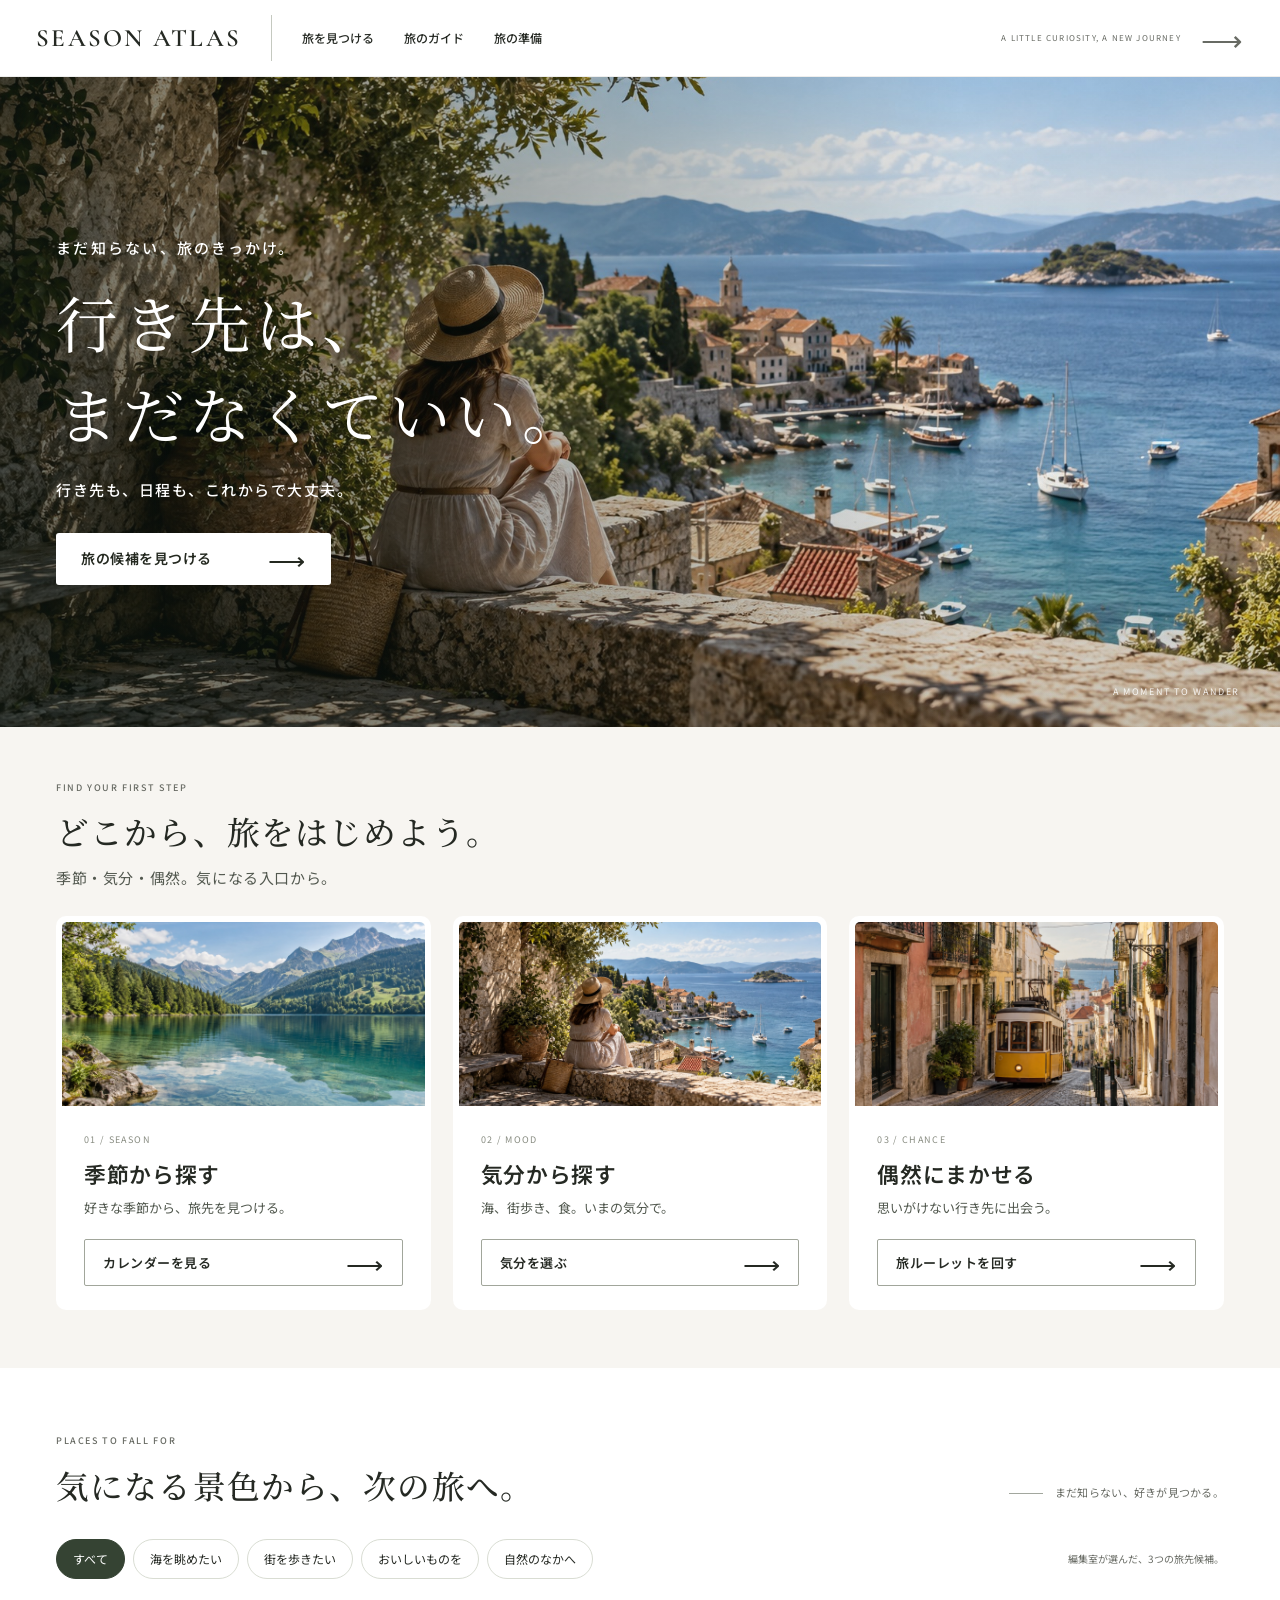
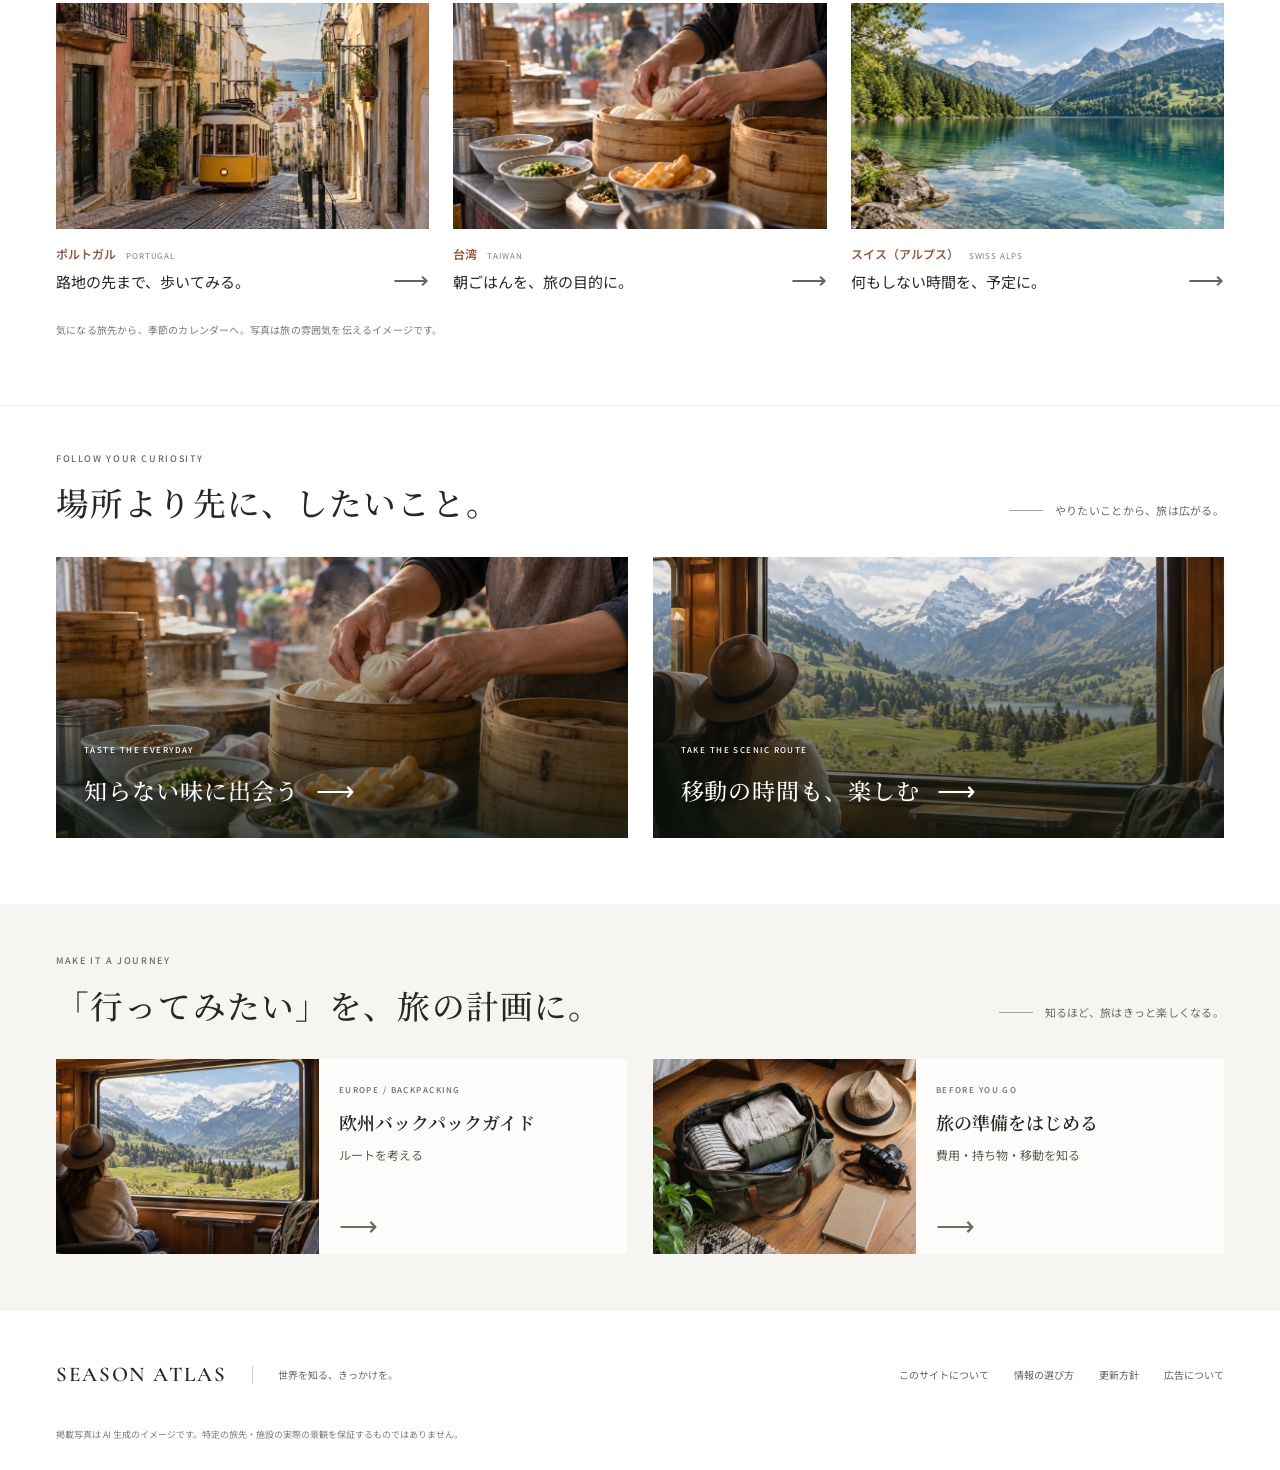
<file: home.html>
<!doctype html>
<html lang="ja">
<head>
  <meta charset="utf-8">
  <meta name="viewport" content="width=device-width, initial-scale=1">
  <meta name="robots" content="noindex, nofollow">
  <meta name="description" content="行き先は、まだなくていい。季節、気分、偶然から、次の旅のきっかけを見つける SEASON ATLAS。">
  <meta name="theme-color" content="#f8f6f2">
  <title>SEASON ATLAS — 行き先は、まだなくていい。</title>
  <link rel="icon" type="image/svg+xml" href="assets/favicon.svg">
  <link rel="preconnect" href="https://fonts.googleapis.com">
  <link rel="preconnect" href="https://fonts.gstatic.com" crossorigin>
  <link href="https://fonts.googleapis.com/css2?family=Cormorant+Garamond:wght@500;600&family=Noto+Sans+JP:wght@400;500;600;700&family=Noto+Serif+JP:wght@400;500;600&display=swap" rel="stylesheet">
  <link rel="stylesheet" href="css/home.css">
  <script src="js/home.js" defer></script>
</head>
<body>
  <a class="skip-link" href="#main">本文へ移動する</a>
  <header class="site-header">
    <div class="header-inner">
      <a class="wordmark" href="home.html" aria-label="SEASON ATLAS ホーム">SEASON ATLAS</a>
      <button class="menu-toggle" type="button" aria-expanded="false" aria-controls="primary-nav" hidden><span class="menu-toggle-label">メニュー</span><span class="menu-icon" aria-hidden="true"></span></button>
      <nav class="primary-nav" id="primary-nav" aria-label="メインナビゲーション">
        <a href="#discover">旅を見つける</a>
        <a href="#guides">旅のガイド</a>
        <a href="index.html#packing-section">旅の準備</a>
      </nav>
      <span class="header-note" aria-hidden="true">A LITTLE CURIOSITY, A NEW JOURNEY <span>⟶</span></span>
    </div>
  </header>

  <main id="main">
    <section class="hero" aria-labelledby="hero-title">
      <img class="hero-image" src="assets/home/hero.jpg" width="1659" height="948" alt="海を見渡すテラスと、ゆっくりと広がる港町のイメージ" fetchpriority="high">
      <div class="hero-shade"></div>
      <div class="hero-content wrap">
        <p class="hero-eyebrow">まだ知らない、旅のきっかけ。</p>
        <h1 id="hero-title">行き先は、<br>まだなくていい。</h1>
        <p class="hero-description">行き先も、日程も、<span>これからで大丈夫。</span></p>
        <a class="button button-light" href="#discover">旅の候補を見つける <span class="arrow" aria-hidden="true">⟶</span></a>
      </div>
      <span class="hero-caption">A MOMENT TO WANDER</span>
    </section>

    <section class="discovery section-warm" id="discover" aria-labelledby="discover-title">
      <div class="wrap">
        <div class="section-heading discovery-heading">
          <div><p class="eyebrow">FIND YOUR FIRST STEP</p><h2 id="discover-title">どこから、<span>旅をはじめよう。</span></h2><p class="section-description">季節・気分・偶然。気になる入口から。</p></div>
        </div>
        <div class="entrance-grid">
          <article class="entrance-card">
            <a class="entrance-image-link" href="index.html#calendar-block" tabindex="-1" aria-hidden="true"><img src="assets/home/lake.jpg" width="1536" height="1024" alt="" loading="lazy"></a>
            <div class="entrance-body"><span class="card-number" aria-hidden="true">01 / SEASON</span><h3>季節から探す</h3><p>好きな季節から、旅先を見つける。</p><a class="button button-outline" href="index.html#calendar-block">カレンダーを見る <span class="arrow" aria-hidden="true">⟶</span></a></div>
          </article>
          <article class="entrance-card">
            <a class="entrance-image-link" href="#mood" tabindex="-1" aria-hidden="true"><img class="image-seaside" src="assets/home/hero.jpg" width="1659" height="948" alt="" loading="lazy"></a>
            <div class="entrance-body"><span class="card-number" aria-hidden="true">02 / MOOD</span><h3>気分から探す</h3><p>海、街歩き、食。いまの気分で。</p><a class="button button-outline" href="#mood">気分を選ぶ <span class="arrow" aria-hidden="true">⟶</span></a></div>
          </article>
          <article class="entrance-card">
            <a class="entrance-image-link" href="index.html#roulette" tabindex="-1" aria-hidden="true"><img src="assets/home/street.jpg" width="1536" height="1024" alt="" loading="lazy"></a>
            <div class="entrance-body"><span class="card-number" aria-hidden="true">03 / CHANCE</span><h3>偶然にまかせる</h3><p>思いがけない行き先に出会う。</p><a class="button button-outline" href="index.html#roulette">旅ルーレットを回す <span class="arrow" aria-hidden="true">⟶</span></a></div>
          </article>
        </div>
      </div>
    </section>

    <section class="destinations section-space" id="mood" aria-labelledby="destinations-title">
      <div class="wrap">
        <div class="section-heading"><div><p class="eyebrow">PLACES TO FALL FOR</p><h2 id="destinations-title">気になる景色から、<span>次の旅へ。</span></h2></div><p class="section-note">まだ知らない、好きが見つかる。</p></div>
        <div class="mood-controls" hidden>
          <div class="mood-filters" role="group" aria-label="いまの気分で旅先候補を絞り込む">
            <button type="button" data-mood="all" aria-pressed="true">すべて</button>
            <button type="button" data-mood="sea" aria-pressed="false">海を眺めたい</button>
            <button type="button" data-mood="town" aria-pressed="false">街を歩きたい</button>
            <button type="button" data-mood="food" aria-pressed="false">おいしいものを</button>
            <button type="button" data-mood="nature" aria-pressed="false">自然のなかへ</button>
          </div>
          <p class="filter-status" role="status" aria-live="polite" aria-atomic="true">編集室が選んだ、3つの旅先候補。</p>
        </div>
        <div class="destination-grid">
          <a class="destination-card" data-destination="portugal" href="index.html#q=%E3%83%9D%E3%83%AB%E3%83%88%E3%82%AC%E3%83%AB">
            <div class="destination-image"><img src="assets/home/street.jpg" width="1536" height="1024" alt="あたたかな光が差す、石畳の街並みのイメージ" loading="lazy"></div>
            <div class="destination-info"><p class="destination-name">ポルトガル <span>PORTUGAL</span></p><h3>路地の先まで、歩いてみる。</h3><span class="destination-arrow" aria-hidden="true">⟶</span></div>
          </a>
          <a class="destination-card" data-destination="taiwan" href="index.html#q=%E5%8F%B0%E6%B9%BE">
            <div class="destination-image"><img src="assets/home/market.jpg" width="1536" height="1024" alt="湯気と料理の香りに包まれる、朝の食堂のイメージ" loading="lazy"></div>
            <div class="destination-info"><p class="destination-name">台湾 <span>TAIWAN</span></p><h3>朝ごはんを、旅の目的に。</h3><span class="destination-arrow" aria-hidden="true">⟶</span></div>
          </a>
          <a class="destination-card" data-destination="swiss" href="index.html#q=%E3%82%B9%E3%82%A4%E3%82%B9">
            <div class="destination-image"><img src="assets/home/lake.jpg" width="1536" height="1024" alt="山々と湖が広がる、穏やかな風景のイメージ" loading="lazy"></div>
            <div class="destination-info"><p class="destination-name">スイス（アルプス） <span>SWISS ALPS</span></p><h3>何もしない時間を、予定に。</h3><span class="destination-arrow" aria-hidden="true">⟶</span></div>
          </a>
        </div>
        <p class="empty-message" hidden>この気分に合う候補は、ただいま編集中です。「すべて」から、ほかのきっかけを探してみてください。</p>
        <p class="destination-footnote">気になる旅先から、季節のカレンダーへ。写真は旅の雰囲気を伝えるイメージです。</p>
      </div>
    </section>

    <section class="experiences section-space" aria-labelledby="experiences-title">
      <div class="wrap">
        <div class="section-heading"><div><p class="eyebrow">FOLLOW YOUR CURIOSITY</p><h2 id="experiences-title">場所より先に、<span>したいこと。</span></h2></div><p class="section-note">やりたいことから、旅は広がる。</p></div>
        <div class="experience-grid">
          <a class="experience-card" href="#mood" data-select-mood="food"><img src="assets/home/market.jpg" width="1536" height="1024" alt="食を通して出会う、見知らぬ街の日常のイメージ" loading="lazy"><div class="experience-copy"><span class="eyebrow">TASTE THE EVERYDAY</span><h3>知らない味に出会う <span class="arrow" aria-hidden="true">⟶</span></h3></div></a>
          <a class="experience-card" href="index.html#plan-section"><img src="assets/home/train.jpg" width="1536" height="1024" alt="車窓の景色を眺めながら進む、鉄道の旅のイメージ" loading="lazy"><div class="experience-copy"><span class="eyebrow">TAKE THE SCENIC ROUTE</span><h3>移動の時間も、楽しむ <span class="arrow" aria-hidden="true">⟶</span></h3></div></a>
        </div>
      </div>
    </section>

    <section class="guides section-warm section-space" id="guides" aria-labelledby="guides-title">
      <div class="wrap">
        <div class="section-heading"><div><p class="eyebrow">MAKE IT A JOURNEY</p><h2 id="guides-title">「行ってみたい」を、<span>旅の計画に。</span></h2></div><p class="section-note">知るほど、旅はきっと楽しくなる。</p></div>
        <div class="guide-grid">
          <a class="guide-card" href="index.html#plan-section"><div class="guide-image"><img src="assets/home/train.jpg" width="1536" height="1024" alt="" loading="lazy"></div><div class="guide-copy"><span class="eyebrow">EUROPE / BACKPACKING</span><h3>欧州バックパックガイド</h3><p>ルートを考える</p><span class="arrow" aria-hidden="true">⟶</span></div></a>
          <a class="guide-card" href="index.html#budget-section"><div class="guide-image"><img src="assets/home/packing.jpg" width="1536" height="1024" alt="" loading="lazy"></div><div class="guide-copy"><span class="eyebrow">BEFORE YOU GO</span><h3>旅の準備をはじめる</h3><p>費用・持ち物・移動を知る</p><span class="arrow" aria-hidden="true">⟶</span></div></a>
        </div>
      </div>
    </section>
  </main>

  <footer class="site-footer">
    <div class="wrap">
      <div class="footer-main"><div class="footer-brand"><a class="wordmark" href="home.html">SEASON ATLAS</a><p>世界を知る、きっかけを。</p></div><nav class="footer-nav" aria-label="サイト情報"><a href="#about" data-dialog="about">このサイトについて</a><a href="#editorial" data-dialog="editorial">情報の選び方</a><a href="#updates" data-dialog="updates">更新方針</a><a href="#advertising" data-dialog="advertising">広告について</a></nav></div>
      <p class="image-note">掲載写真は AI 生成のイメージです。特定の旅先・施設の実際の景観を保証するものではありません。</p>
      <div class="site-information" id="site-information">
        <section id="about"><h2>このサイトについて</h2><p>SEASON ATLAS は、行き先も日程もこれから決めたい人のための、旅のきっかけを集める編集室です。季節、気分、偶然の3つの入口から、旅先の候補を見つけ、具体的な計画へつなげます。</p><p>このホームはローカル確認用のプレビューです。</p></section>
        <section id="editorial"><h2>情報の選び方</h2><p>ホームの旅先は、既存のシーズンカレンダーに登録された地域から選んでいます。気分の分類とコピーは編集上の提案です。カレンダーの気候情報は目安として使い、計画時には現地の公式情報や予報を確認してください。</p><p>写真はすべて AI 生成のイメージです。実際に撮影した写真や旅行記としては扱っていません。</p></section>
        <section id="updates"><h2>更新方針</h2><p>旅先の選定理由や情報の出典を確認しながら、内容を見直していきます。季節の傾向と、天気・入国条件・交通など時期によって変わる情報を分けて扱います。</p><p>このプレビューでは、既存のカレンダーデータを更新していません。</p></section>
        <section id="advertising"><h2>広告について</h2><p>このプレビューには広告・紹介リンクを設置していません。今後、旅行予約サービスやカード紹介などを掲載する場合は、広告・紹介にあたることをリンクの近くに明示します。</p><p>掲載条件や特典は、その時点の公式情報を確認したうえで案内します。</p></section>
      </div>
    </div>
  </footer>
  <dialog class="information-dialog" aria-labelledby="dialog-title"><div class="dialog-top"><span class="eyebrow">SEASON ATLAS / EDITORIAL NOTE</span><button class="dialog-close" type="button" aria-label="説明を閉じる">閉じる <span aria-hidden="true">×</span></button></div><div class="dialog-content"></div></dialog>
</body>
</html>
</file>
<file: css/home.css>
:root {
  color-scheme: light;
  --paper: #fff;
  --warm: #f7f5f1;
  --ink: #252923;
  --muted: #686b64;
  --line: #deded7;
  --accent: #98583f;
  --serif: "Noto Serif JP", "Yu Mincho", serif;
  --sans: "Noto Sans JP", "Hiragino Kaku Gothic ProN", sans-serif;
}
* { box-sizing: border-box; }
html { scroll-behavior: smooth; scroll-padding-top: 104px; }
body { margin: 0; color: var(--ink); background: var(--paper); font-family: var(--sans); font-size: 15px; line-height: 1.8; -webkit-font-smoothing: antialiased; }
body.dialog-open { overflow: hidden; }
a { color: inherit; text-decoration: none; }
button { color: inherit; font: inherit; cursor: pointer; }
img { display: block; max-width: 100%; }
h1, h2, h3, p { margin: 0; }
[hidden] { display: none !important; }
a, button { -webkit-tap-highlight-color: transparent; }
a:focus-visible, button:focus-visible { outline: 3px solid #376f74; outline-offset: 5px; }
::selection { color: #fff; background: #6b837e; }
.wrap { width: min(1320px, calc(100% - 112px)); margin-inline: auto; }
.skip-link { position: fixed; z-index: 50; top: 8px; left: 12px; width: 1px; height: 1px; overflow: hidden; clip-path: inset(50%); white-space: nowrap; background: white; }
.skip-link:focus { width: auto; height: auto; padding: 12px 20px; overflow: visible; clip-path: none; }
.site-header { position: relative; z-index: 20; background: var(--paper); border-bottom: 1px solid rgba(37, 41, 35, .08); }
.header-inner { display: flex; align-items: center; gap: 30px; min-height: 76px; padding: 0 36px; }
.wordmark { flex-shrink: 0; white-space: nowrap; font-family: "Cormorant Garamond", Georgia, serif; font-size: 25px; line-height: 1; font-weight: 600; letter-spacing: .09em; }
.primary-nav { display: flex; align-items: center; gap: 30px; border-left: 1px solid #c5c9c0; padding-left: 30px; font-size: 12px; font-weight: 500; }
.primary-nav a { display: block; padding: 12px 0; position: relative; }
.primary-nav a::after { content: ""; position: absolute; inset: auto 0 7px; height: 1px; background: currentColor; transform: scaleX(0); transform-origin: left; transition: transform .25s; }
.primary-nav a:hover::after { transform: scaleX(1); }
.header-note { margin-left: auto; display: flex; align-items: center; gap: 20px; font-size: 8px; letter-spacing: .15em; color: var(--muted); }
.header-note span { font-size: 29px; line-height: 1; }
.menu-toggle { margin-left: auto; align-items: center; gap: 11px; min-height: 44px; border: 0; padding: 5px 0 5px 12px; background: transparent; font-size: 10px; }
.menu-icon { display: block; position: relative; width: 23px; height: 12px; border-top: 1px solid; border-bottom: 1px solid; }
.menu-toggle[aria-expanded="true"] .menu-icon { border: 0; }
.menu-toggle[aria-expanded="true"] .menu-icon::before, .menu-toggle[aria-expanded="true"] .menu-icon::after { position: absolute; content: ""; top: 5px; left: 0; width: 23px; border-top: 1px solid; transform: rotate(45deg); }
.menu-toggle[aria-expanded="true"] .menu-icon::after { transform: rotate(-45deg); }
.hero { position: relative; isolation: isolate; min-height: 560px; height: min(650px, 62vw); color: #fff; overflow: hidden; }
.hero-image { position: absolute; z-index: -3; inset: 0; width: 100%; height: 100%; object-fit: cover; object-position: center 54%; }
.hero-shade { position: absolute; z-index: -2; inset: 0; background: linear-gradient(90deg, rgba(14, 25, 18, .60) 0%, rgba(14, 25, 18, .32) 40%, rgba(14, 25, 18, .04) 75%), linear-gradient(0deg, rgba(14, 25, 18, .2), transparent 45%); }
.hero-content { height: 100%; display: flex; flex-direction: column; justify-content: center; align-items: flex-start; padding: 65px 0 50px; }
.hero-eyebrow { margin-bottom: 16px; font-size: 15px; letter-spacing: .15em; font-weight: 500; }
h1 { font-family: var(--serif); font-weight: 400; font-size: clamp(42px, 4.8vw, 72px); line-height: 1.48; letter-spacing: .09em; text-shadow: 0 1px 16px rgba(0, 0, 0, .12); }
.hero-description { margin: 17px 0 30px; font-size: 15px; font-weight: 500; letter-spacing: .1em; }
.hero-description span { display: inline-block; }
.button { display: inline-flex; justify-content: space-between; align-items: center; gap: 24px; min-height: 52px; padding: 10px 24px; border: 1px solid transparent; border-radius: 3px; font-size: 14px; font-weight: 600; letter-spacing: .04em; transition: background .2s, color .2s, border-color .2s; }
.button .arrow { font-size: 26px; line-height: 1; font-weight: 400; }
.button-light { background: #fff; color: #242920; min-width: 275px; }
.button-light:hover { background: var(--warm); }
.hero-caption { position: absolute; right: 40px; bottom: 27px; font-size: 9px; letter-spacing: .18em; color: rgba(255,255,255,.86); }
.section-warm { background: var(--warm); }
.section-space { padding: 66px 0; }
.section-heading { display: flex; align-items: flex-end; justify-content: space-between; gap: 24px; margin-bottom: 28px; }
.eyebrow { display: block; margin-bottom: 10px; color: var(--muted); font-size: 9px; line-height: 1.6; font-weight: 500; letter-spacing: .18em; }
h2 { font-family: var(--serif); font-weight: 500; font-size: clamp(26px, 2.55vw, 38px); line-height: 1.6; letter-spacing: .035em; }
h2 span { display: inline-block; }
.section-note { display: flex; align-items: center; gap: 12px; margin-bottom: 8px; font-size: 11px; white-space: nowrap; color: var(--muted); letter-spacing: .025em; }
.section-note::before { content: ""; width: 34px; height: 1px; background: #a2a79e; }
.section-description { margin-top: 6px; color: #52584f; font-size: 15px; letter-spacing: .04em; }
.discovery { padding: 54px 0 58px; }
.discovery-heading { margin-bottom: 25px; }
.entrance-grid { display: grid; grid-template-columns: repeat(3, minmax(0, 1fr)); gap: 22px; }
.entrance-card { min-width: 0; background: #fff; border: 6px solid #fff; border-radius: 10px; }
.entrance-image-link { display: block; height: clamp(140px, 14.4vw, 205px); overflow: hidden; border-radius: 5px 5px 0 0; }
.entrance-image-link img { width: 100%; height: 100%; object-fit: cover; transition: transform .5s; }
.entrance-image-link:hover img { transform: scale(1.035); }
.entrance-image-link .image-seaside { object-position: 72% 48%; }
.entrance-body { padding: 17px 22px 18px; }
.card-number { color: #888c81; font-size: 9px; letter-spacing: .15em; }
.entrance-card h3 { margin-top: 4px; font-size: clamp(20px, 1.7vw, 25px); font-weight: 600; letter-spacing: .03em; }
.entrance-card p { margin-top: 3px; font-size: 13px; color: #50574d; }
.button-outline { width: 100%; min-height: 47px; margin-top: 20px; border-color: #a1a69b; border-radius: 2px; padding: 8px 18px; font-size: 13px; }
.button-outline:hover { color: #fff; background: #384237; border-color: #384237; }
.mood-controls { display: flex; align-items: center; justify-content: space-between; gap: 20px; margin: 0 0 24px; }
.mood-filters { display: flex; flex-wrap: wrap; gap: 8px; }
.mood-filters button { min-height: 40px; border: 1px solid #d9ddd3; border-radius: 100px; padding: 6px 16px; font-size: 12px; background: #fff; transition: background .2s, color .2s, border-color .2s; }
.mood-filters button:hover { border-color: #66735e; }
.mood-filters button[aria-pressed="true"] { background: #354333; border-color: #354333; color: #fff; }
.filter-status { color: var(--muted); font-size: 10px; flex-shrink: 0; }
.destination-grid { display: grid; grid-template-columns: repeat(3, minmax(0, 1fr)); gap: 24px; }
.destination-card { display: block; min-width: 0; }
.destination-image { aspect-ratio: 1.65; overflow: hidden; }
.destination-image img { width: 100%; height: 100%; object-fit: cover; transition: transform .55s; }
.destination-card:hover img { transform: scale(1.035); }
.destination-info { padding: 14px 30px 0 0; position: relative; }
.destination-name { font-size: 12px; color: var(--accent); font-weight: 600; }
.destination-name span { margin-left: 7px; color: #7c8274; font-size: 8px; font-weight: 400; letter-spacing: .11em; white-space: nowrap; }
.destination-card h3 { font-size: 15px; line-height: 1.8; font-weight: 400; margin-top: 3px; }
.destination-arrow { position: absolute; right: 0; bottom: 0; color: #5e6958; font-size: 25px; line-height: 1.3; transition: transform .2s; }
.destination-card:hover .destination-arrow { transform: translateX(3px); }
.destination-footnote { color: #787d73; margin-top: 26px; font-size: 10px; letter-spacing: .02em; }
.empty-message { padding: 48px 24px; background: var(--warm); font-size: 14px; }
.experiences { border-top: 1px solid #e9eae4; padding-top: 46px; }
.experience-grid { display: grid; grid-template-columns: repeat(2, minmax(0, 1fr)); gap: 25px; }
.experience-card { display: block; position: relative; overflow: hidden; isolation: isolate; height: clamp(220px, 22vw, 310px); color: #fff; }
.experience-card::after { content: ""; position: absolute; z-index: -1; inset: 0; background: linear-gradient(0deg, rgba(13, 22, 14, .76), rgba(13, 22, 14, .03) 85%); }
.experience-card img { position: absolute; z-index: -2; width: 100%; height: 100%; object-fit: cover; transition: transform .55s; }
.experience-card:hover img { transform: scale(1.035); }
.experience-copy { position: absolute; left: 28px; right: 28px; bottom: 25px; }
.experience-copy .eyebrow { color: #fff; font-size: 8px; margin-bottom: 8px; }
.experience-copy h3 { font-family: var(--serif); font-weight: 500; font-size: clamp(19px, 1.8vw, 27px); letter-spacing: .04em; }
.experience-copy .arrow { margin-left: 10px; font-family: var(--sans); font-size: 27px; white-space: nowrap; }
.guides { padding-top: 50px; padding-bottom: 57px; }
.guide-grid { display: grid; grid-template-columns: repeat(2, minmax(0, 1fr)); gap: 26px; }
.guide-card { display: grid; grid-template-columns: 46% minmax(0, 1fr); min-height: 195px; background: rgba(255,255,255,.75); }
.guide-image { overflow: hidden; }
.guide-image img { width: 100%; height: 100%; min-height: 195px; object-fit: cover; transition: transform .55s; }
.guide-card:hover img { transform: scale(1.035); }
.guide-copy { display: flex; flex-direction: column; align-items: flex-start; padding: 25px 20px 17px; }
.guide-copy .eyebrow { font-size: 8px; margin-bottom: 11px; }
.guide-copy h3 { font-family: var(--serif); font-weight: 600; font-size: 18px; line-height: 1.65; }
.guide-copy p { color: #596051; font-size: 12px; margin-top: 7px; }
.guide-copy .arrow { margin-top: auto; padding-top: 12px; color: #687161; font-size: 27px; line-height: 1; }
.site-footer { padding: 47px 0 27px; }
.footer-main { display: flex; justify-content: space-between; gap: 28px; align-items: center; }
.footer-brand { display: flex; gap: 25px; align-items: center; }
.footer-brand .wordmark { font-size: 21px; }
.footer-brand p { font-size: 10px; color: var(--muted); border-left: 1px solid #c9cdc2; padding-left: 25px; }
.footer-nav { display: flex; gap: 25px; flex-wrap: wrap; font-size: 10px; color: #60675a; }
.footer-nav a { padding: 8px 0; text-underline-offset: 5px; }
.footer-nav a:hover { text-decoration: underline; }
.image-note { margin-top: 35px; font-size: 9px; color: #7b8173; }
.site-information { margin-top: 30px; padding-top: 25px; border-top: 1px solid var(--line); }
.site-information section { max-width: 700px; padding: 20px 0; }
.site-information h2 { font-size: 22px; margin-bottom: 8px; }
.site-information p { font-size: 13px; margin-top: 10px; }
.information-dialog { width: min(620px, calc(100% - 32px)); max-height: min(680px, calc(100dvh - 48px)); margin: auto; padding: 30px 34px 35px; border: 1px solid #e0e2d9; border-radius: 5px; color: var(--ink); background: var(--paper); }
.information-dialog::backdrop { background: rgba(24, 35, 24, .45); backdrop-filter: blur(3px); }
.dialog-top { display: flex; align-items: center; justify-content: space-between; gap: 10px; margin-bottom: 18px; }
.dialog-top .eyebrow { margin: 0; font-size: 8px; }
.dialog-close { display: flex; align-items: center; gap: 12px; background: transparent; border: 0; min-height: 44px; padding: 5px 0 5px 12px; font-size: 11px; }
.dialog-close span { font-size: 25px; line-height: 1; }
.dialog-content h2 { font-size: 25px; line-height: 1.5; margin-bottom: 20px; }
.dialog-content p { margin-top: 15px; font-size: 14px; line-height: 1.95; }
@media (min-width: 1800px) { .hero { height: 730px; } }
@media (max-width: 1150px) {
  .wrap { width: calc(100% - 72px); }
  .header-inner { padding-inline: 28px; gap: 25px; }
  .primary-nav { padding-left: 25px; gap: 22px; }
  .header-note { display: none; }
  .section-note { display: none; }
  .entrance-grid { gap: 16px; }
  .entrance-body { padding: 14px 15px 15px; }
  .button-outline { padding-inline: 12px; gap: 10px; font-size: 12px; }
  .mood-controls { align-items: flex-start; flex-direction: column; gap: 12px; }
  .guide-card { grid-template-columns: 42% minmax(0, 1fr); }
  .guide-copy { padding-inline: 17px; }
  .guide-copy h3 { font-size: 16px; }
  .footer-main { align-items: flex-start; flex-direction: column; gap: 18px; }
  .image-note { margin-top: 20px; }
}
@media (max-width: 760px) {
  html { scroll-padding-top: 24px; }
  .wrap { width: calc(100% - 40px); }
  .header-inner { min-height: 68px; padding-inline: 20px; flex-wrap: wrap; gap: 0; }
  .wordmark { font-size: 23px; }
  .menu-toggle:not([hidden]) { display: inline-flex; }
  .primary-nav { width: 100%; flex-direction: column; align-items: stretch; gap: 0; border: 0; padding: 4px 0 17px; }
  .primary-nav a { padding: 15px 0; border-top: 1px solid #e4e7de; font-size: 13px; }
  .primary-nav a::after { display: none; }
  .hero { min-height: 540px; height: 75svh; max-height: 690px; }
  .hero-image { object-position: 57% center; }
  .hero-shade { background: linear-gradient(90deg, rgba(14,25,18,.53), rgba(14,25,18,.05) 110%), linear-gradient(0deg, rgba(14,25,18,.49), transparent 90%); }
  .hero-content { justify-content: flex-end; padding: 65px 0 65px; }
  .hero-eyebrow { font-size: 12px; margin-bottom: 18px; }
  h1 { font-size: clamp(35px, 8.8vw, 57px); line-height: 1.6; letter-spacing: .045em; }
  .hero-description { margin: 19px 0 27px; max-width: 300px; font-size: 12px; line-height: 1.9; letter-spacing: .06em; }
  .button-light { min-width: 260px; min-height: 51px; font-size: 13px; }
  .hero-caption { font-size: 7px; bottom: 19px; right: 20px; }
  .discovery { padding: 43px 0 45px; }
  h2 { font-size: clamp(25px, 5.7vw, 32px); letter-spacing: .01em; line-height: 1.65; }
  .eyebrow { font-size: 8px; margin-bottom: 9px; }
  .section-description { margin-top: 8px; font-size: 12px; }
  .section-heading { margin-bottom: 23px; }
  .entrance-grid { grid-template-columns: 1fr; gap: 16px; }
  .entrance-card { display: grid; grid-template-columns: 34% minmax(0, 1fr); border-width: 5px; border-radius: 7px; }
  .entrance-image-link { height: 100%; min-height: 182px; border-radius: 3px 0 0 3px; }
  .entrance-image-link img { object-position: 65% center; }
  .entrance-body { padding: 12px 12px 12px 17px; }
  .card-number { font-size: 8px; }
  .entrance-card h3 { font-size: 20px; margin-top: 2px; }
  .entrance-card p { font-size: 11px; line-height: 1.8; margin-top: 5px; }
  .button-outline { min-height: 43px; font-size: 11px; margin-top: 13px; padding: 7px 10px; gap: 4px; }
  .button-outline .arrow { font-size: 22px; }
  .section-space { padding: 43px 0; }
  .mood-controls { margin-bottom: 23px; gap: 10px; }
  .mood-filters { gap: 7px; }
  .mood-filters button { font-size: 11px; min-height: 40px; padding: 6px 13px; }
  .filter-status { font-size: 10px; }
  .destination-grid { grid-template-columns: 1fr; gap: 28px; }
  .destination-image { aspect-ratio: 1.65; }
  .destination-info { padding-top: 11px; }
  .destination-name { font-size: 12px; }
  .destination-name span { font-size: 8px; }
  .destination-card h3 { font-size: 15px; margin-top: 4px; }
  .destination-footnote { margin-top: 23px; font-size: 9px; line-height: 1.9; }
  .experience-grid { grid-template-columns: 1fr; gap: 16px; }
  .experience-card { height: auto; aspect-ratio: 1.65; }
  .experience-copy { left: 21px; right: 21px; bottom: 20px; }
  .experience-copy h3 { font-size: 21px; }
  .experience-copy .eyebrow { font-size: 7px; }
  .experience-copy .arrow { font-size: 25px; }
  .guide-grid { grid-template-columns: 1fr; gap: 16px; }
  .guide-card { min-height: 165px; grid-template-columns: 40% minmax(0, 1fr); }
  .guide-image img { min-height: 165px; }
  .guide-copy { padding: 16px; }
  .guide-copy .eyebrow { font-size: 7px; }
  .guide-copy h3 { font-size: 17px; }
  .guide-copy p { font-size: 11px; }
  .site-footer { padding: 35px 0 25px; }
  .footer-main { gap: 24px; }
  .footer-brand { align-items: flex-start; flex-direction: column; gap: 15px; }
  .footer-brand p { border: 0; padding: 0; font-size: 10px; }
  .footer-nav { display: grid; grid-template-columns: 1fr 1fr; gap: 6px 27px; font-size: 10px; }
  .image-note { margin-top: 26px; font-size: 9px; line-height: 1.9; }
  .information-dialog { padding: 20px 22px 28px; }
  .dialog-top .eyebrow { max-width: 155px; }
}
@media (max-width: 370px) {
  .wrap { width: calc(100% - 32px); }
  .header-inner { padding-inline: 16px; }
  .wordmark { font-size: 21px; }
  .menu-toggle-label { font-size: 9px; }
  .entrance-card { grid-template-columns: 29% minmax(0, 1fr); }
  .entrance-body { padding-left: 12px; }
  .entrance-card h3 { font-size: 19px; }
  .experience-copy h3 { font-size: 19px; }
  .experience-copy .arrow { margin-left: 3px; }
  .guide-copy h3 { font-size: 16px; }
  .guide-copy { padding-inline: 13px; }
}
@media (prefers-reduced-motion: reduce) {
  html { scroll-behavior: auto; }
  *, *::before, *::after { transition-duration: .01ms !important; animation-duration: .01ms !important; }
}
</file>
